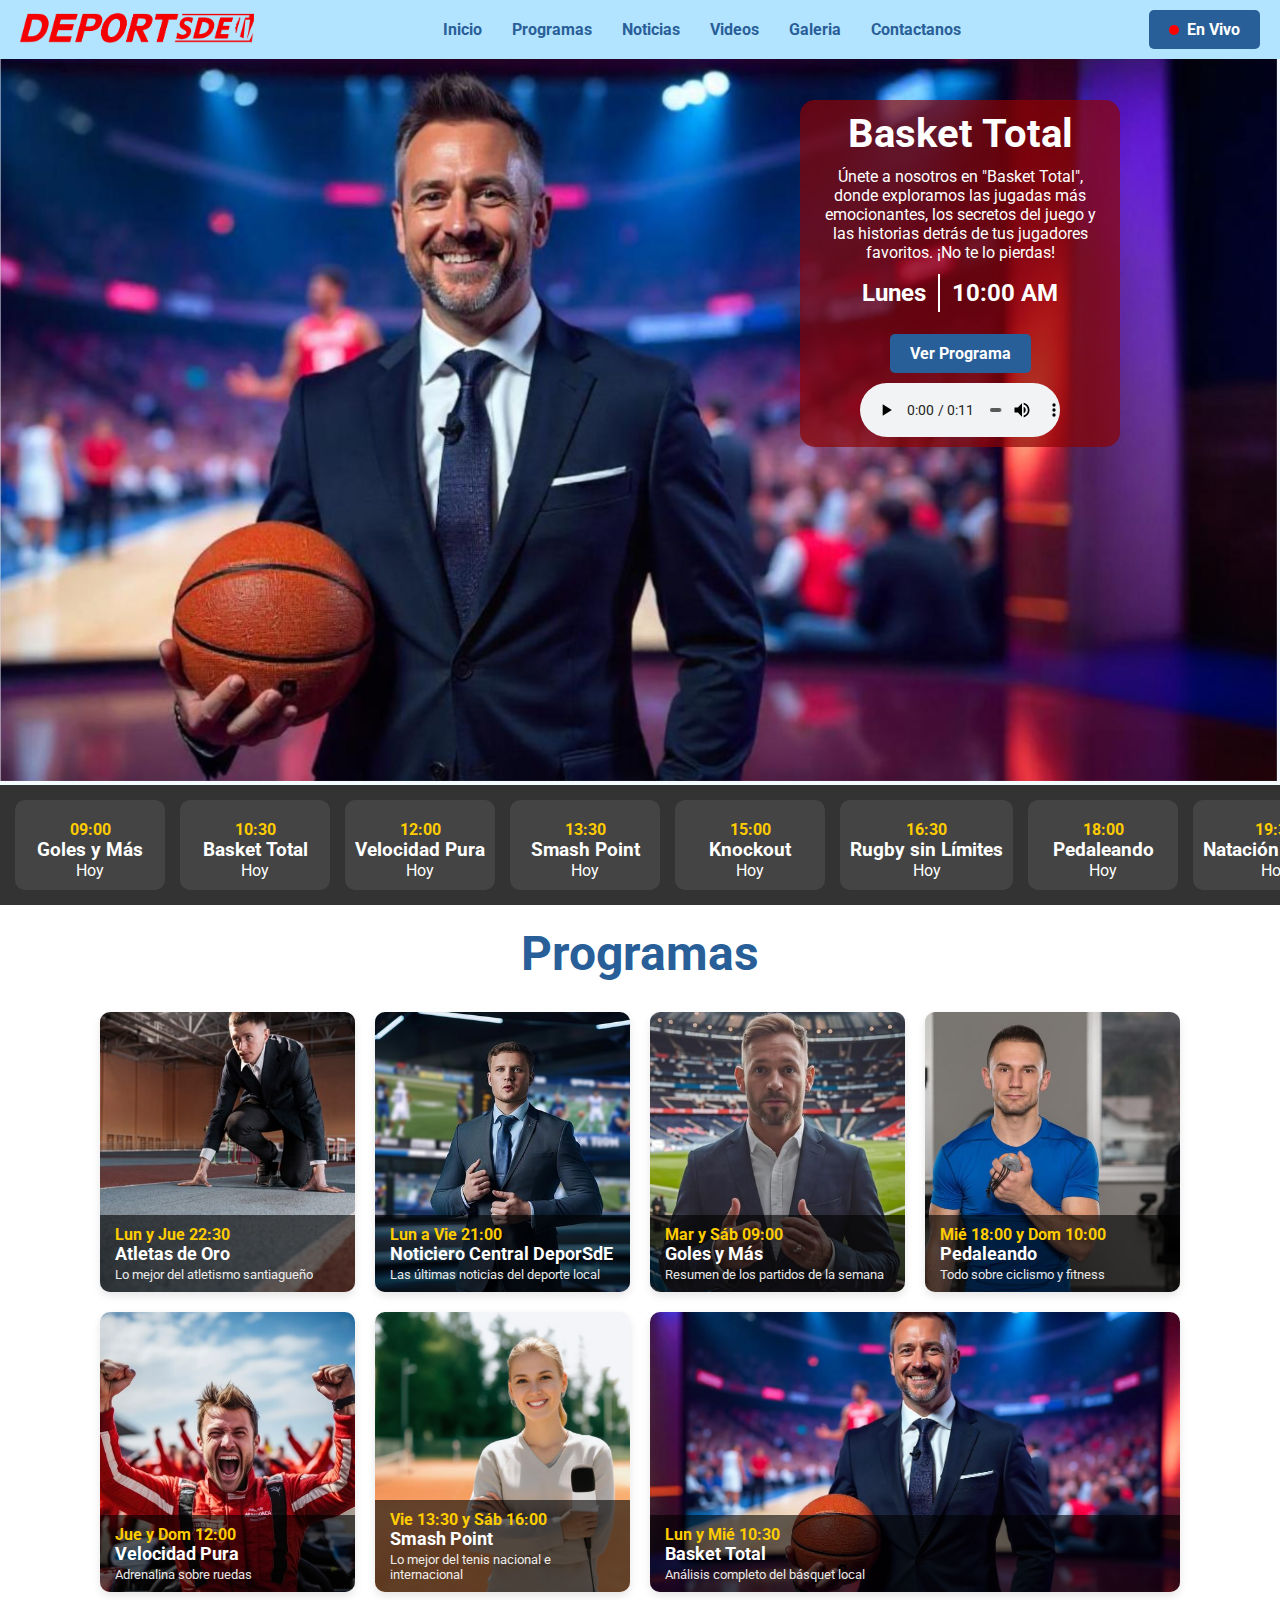
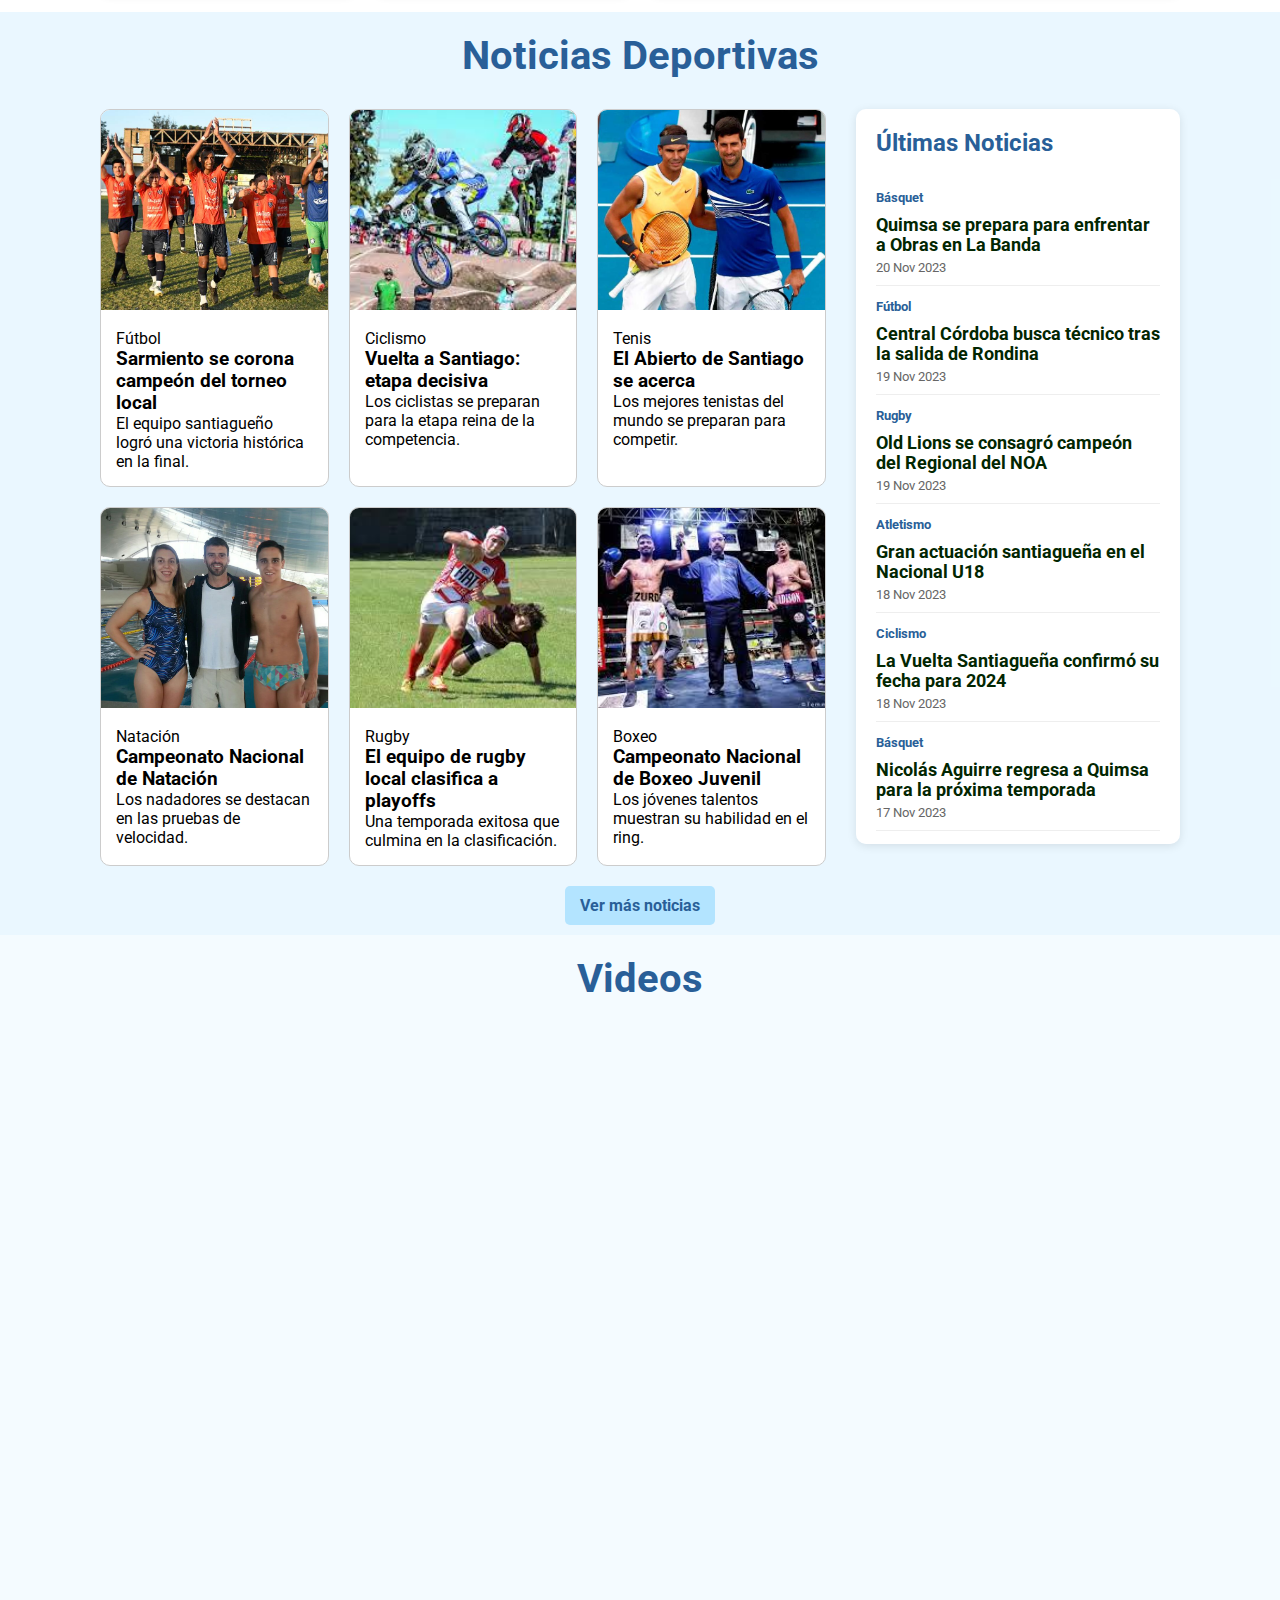
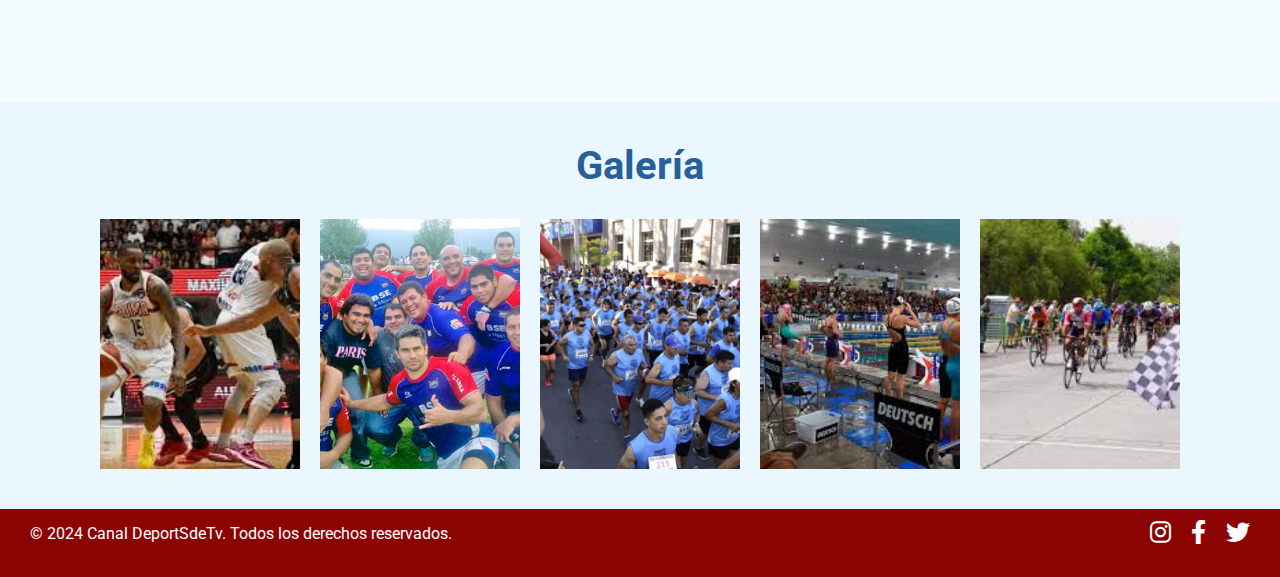
<file: index.html>
<!DOCTYPE html>
<html lang="es">

<head>
    <meta charset="UTF-8">
    <meta name="viewport" content="width=device-width, initial-scale=1.0">
    <title>DeporSdE - Canal de Deporte en Santiago del Estero</title>
    <link rel="stylesheet" href="styles.css">
    <link rel="icon" href="img\sdetv.png" type="image/x-icon">
    <link rel="stylesheet" href="https://cdnjs.cloudflare.com/ajax/libs/animate.css/4.1.1/animate.min.css" />
    <link rel="stylesheet" href="https://cdnjs.cloudflare.com/ajax/libs/font-awesome/6.0.0-beta3/css/all.min.css">
</head>

<body>

    <!-- Encabezado -->
    <header>
        <div class="logo animate__animated animate__lightSpeedInLeft">
            <img src="img\logo_rojo.png" alt="Logo DeporSdE">
        </div>
        <nav>
            <ul>
                <li><a href="#inicio">Inicio</a></li>
                <li><a href="#programas">Programas</a></li>
                <li><a href="#noticias">Noticias</a></li>
                <li><a href="#videos">Videos</a></li>
                <li><a href="#galeria">Galeria</a></li>
                <li><a href="contacto.html">Contactanos</a></li>
            </ul>
        </nav>
        <div class="live-broadcast">
            <a href="#live" class="live-btn">En Vivo</a>
        </div>
    </header>

    <main>
        <!-- Sección Destacada -->
        <section id="inicio" class="featured">
            <img src="img\presentador2.png" alt="Presentador" class="presenter">
            <div class="featured-info">
                <h1>Basket Total</h1>
                <p>Únete a nosotros en "Basket Total", donde exploramos las jugadas más emocionantes, los secretos del
                    juego y las historias detrás de tus jugadores favoritos. ¡No te lo pierdas!</p>
                <table class="program-time">
                    <tr>
                        <td class="day">Lunes</td>
                        <td class="divider"></td>
                        <td class="time">10:00 AM</td>
                    </tr>
                </table>
                <a href="#about" class="btn">Ver Programa</a>
                <audio controls class="audio-player">
                    <source src="p_29735253_667.mp3" type="audio/mpeg">
                    Tu navegador no soporta el elemento de audio.
                </audio>
            </div>
        </section>

        <!-- Sección de Carrusel -->
        <section id="carrusel" class="program-schedule">
            <ol class="program-schedule-inner">
                <li class="program">
                    <span class="program-time">09:00</span>
                    <h3>Goles y Más</h3>
                    <span class="program-day">Hoy</span>
                </li>
                <li class="program">
                    <span class="program-time">10:30</span>
                    <h3>Basket Total</h3>
                    <span class="program-day">Hoy</span>
                </li>
                <li class="program">
                    <span class="program-time">12:00</span>
                    <h3>Velocidad Pura</h3>
                    <span class="program-day">Hoy</span>
                </li>
                <li class="program">
                    <span class="program-time">13:30</span>
                    <h3>Smash Point</h3>
                    <span class="program-day">Hoy</span>
                </li>
                <li class="program">
                    <span class="program-time">15:00</span>
                    <h3>Knockout</h3>
                    <span class="program-day">Hoy</span>
                </li>
                <li class="program">
                    <span class="program-time">16:30</span>
                    <h3>Rugby sin Límites</h3>
                    <span class="program-day">Hoy</span>
                </li>
                <li class="program">
                    <span class="program-time">18:00</span>
                    <h3>Pedaleando</h3>
                    <span class="program-day">Hoy</span>
                </li>
                <li class="program">
                    <span class="program-time">19:30</span>
                    <h3>Natación de Elite</h3>
                    <span class="program-day">Hoy</span>
                </li>
                <li class="program">
                    <span class="program-time">21:00</span>
                    <h3>Noticiero Central DeporSdE</h3>
                    <span class="program-day">Hoy</span>
                </li>
                <li class="program">
                    <span class="program-time">22:30</span>
                    <h3>Atletas de Oro</h3>
                    <span class="program-day">Hoy</span>
                </li>

                <li class="program">
                    <span class="program-time">09:00</span>
                    <h3>Goles y Más</h3>
                    <span class="program-day">Hoy</span>
                </li>
                <li class="program">
                    <span class="program-time">10:30</span>
                    <h3>Basket Total</h3>
                    <span class="program-day">Hoy</span>
                </li>
                <li class="program">
                    <span class="program-time">12:00</span>
                    <h3>Velocidad Pura</h3>
                    <span class="program-day">Hoy</span>
                </li>
                <li class="program">
                    <span class="program-time">13:30</span>
                    <h3>Smash Point</h3>
                    <span class="program-day">Hoy</span>
                </li>
                <li class="program">
                    <span class="program-time">15:00</span>
                    <h3>Knockout</h3>
                    <span class="program-day">Hoy</span>
                </li>
                <li class="program">
                    <span class="program-time">16:30</span>
                    <h3>Rugby sin Límites</h3>
                    <span class="program-day">Hoy</span>
                </li>
                <li class="program">
                    <span class="program-time">18:00</span>
                    <h3>Pedaleando</h3>
                    <span class="program-day">Hoy</span>
                </li>
                <li class="program">
                    <span class="program-time">19:30</span>
                    <h3>Natación de Elite</h3>
                    <span class="program-day">Hoy</span>
                </li>
                <li class="program">
                    <span class="program-time">21:00</span>
                    <h3>Noticiero Central DeporSdE</h3>
                    <span class="program-day">Hoy</span>
                </li>
                <li class="program">
                    <span class="program-time">22:30</span>
                    <h3>Atletas de Oro</h3>
                    <span class="program-day">Hoy</span>
                </li>
            </ol>
        </section>

        <!-- Sección de Programas -->
        <section id="programas" class="tv-programs">
            <h2>Programas</h2>
            <div class="program-cards">
                <div class="program-card">
                    <img src="img/atletismo.jpg" alt="Atletas de Oro">
                    <div class="program-info">
                        <div class="program-details">
                            <span class="program-time">Lun y Jue 22:30</span>
                            <h3>Atletas de Oro</h3>
                            <p>Lo mejor del atletismo santiagueño</p>
                        </div>
                    </div>
                </div>
                <div class="program-card">
                    <img src="img\noticiero.jpg" alt="Noticiero Central DeporSdE">
                    <div class="program-info">
                        <div class="program-details">
                            <span class="program-time">Lun a Vie 21:00</span>
                            <h3>Noticiero Central DeporSdE</h3>
                            <p>Las últimas noticias del deporte local</p>
                        </div>
                    </div>
                </div>
                <div class="program-card">
                    <img src="img/futbol.jpg" alt="Goles y Más">
                    <div class="program-info">
                        <div class="program-details">
                            <span class="program-time">Mar y Sáb 09:00</span>
                            <h3>Goles y Más</h3>
                            <p>Resumen de los partidos de la semana</p>
                        </div>
                    </div>
                </div>
                <div class="program-card">
                    <img src="img/fitness.jpg" alt="Pedaleando">
                    <div class="program-info">
                        <div class="program-details">
                            <span class="program-time">Mié 18:00 y Dom 10:00</span>
                            <h3>Pedaleando</h3>
                            <p>Todo sobre ciclismo y fitness</p>
                        </div>
                    </div>
                </div>
                <div class="program-card">
                    <img src="img/autos.jpg" alt="Velocidad Pura">
                    <div class="program-info">
                        <div class="program-details">
                            <span class="program-time">Jue y Dom 12:00</span>
                            <h3>Velocidad Pura</h3>
                            <p>Adrenalina sobre ruedas</p>
                        </div>
                    </div>
                </div>
                <div class="program-card">
                    <img src="img/tenis.jpg" alt="Smash Point">
                    <div class="program-info">
                        <div class="program-details">
                            <span class="program-time">Vie 13:30 y Sáb 16:00</span>
                            <h3>Smash Point</h3>
                            <p>Lo mejor del tenis nacional e internacional</p>
                        </div>
                    </div>
                </div>
                <div class="program-card">
                    <img src="img\presentador21.jpeg" alt="Basket Total">
                    <div class="program-info">
                        <div class="program-details">
                            <span class="program-time">Lun y Mié 10:30</span>
                            <h3>Basket Total</h3>
                            <p>Análisis completo del básquet local</p>
                        </div>
                    </div>
                </div>
            </div>
        </section>

        <!-- Sección de Noticias -->
        <section id="noticias" class="noticias">
            <h2>Noticias Deportivas</h2>
            <div class="news-container">
                <!-- Columna izquierda con noticias con imágenes -->
                <div class="news-main">
                    <div class="news-grid">
                        <article class="news-item">
                            <img src="img/Noticias/futbol.jpg" alt="Fútbol Local">
                            <div class="news-info">
                                <span class="news-category">Fútbol</span>
                                <h3>Sarmiento se corona campeón del torneo local</h3>
                                <p>El equipo santiagueño logró una victoria histórica en la final.</p>
                            </div>
                        </article>
                        <article class="news-item">
                            <img src="img\Noticias\bmx.jpg" alt="Ciclismo de Ruta">
                            <div class="news-info">
                                <span class="news-category">Ciclismo</span>
                                <h3>Vuelta a Santiago: etapa decisiva</h3>
                                <p>Los ciclistas se preparan para la etapa reina de la competencia.</p>
                            </div>
                        </article>
                        <article class="news-item">
                            <img src="img\Noticias\tenis.jpg" alt="Tenis Internacional">
                            <div class="news-info">
                                <span class="news-category">Tenis</span>
                                <h3>El Abierto de Santiago se acerca</h3>
                                <p>Los mejores tenistas del mundo se preparan para competir.</p>
                            </div>
                        </article>
                        <article class="news-item">
                            <img src="img\Noticias\natacion.jpg" alt="Natación Competitiva">
                            <div class="news-info">
                                <span class="news-category">Natación</span>
                                <h3>Campeonato Nacional de Natación</h3>
                                <p>Los nadadores se destacan en las pruebas de velocidad.</p>
                            </div>
                        </article>
                        <article class="news-item">
                            <img src="img\Noticias\rugby.jpg" alt="Rugby Local">
                            <div class="news-info">
                                <span class="news-category">Rugby</span>
                                <h3>El equipo de rugby local clasifica a playoffs</h3>
                                <p>Una temporada exitosa que culmina en la clasificación.</p>
                            </div>
                        </article>
                        <article class="news-item">
                            <img src="img\Noticias\boxeo.jpg" alt="Boxeo Juvenil">
                            <div class="news-info">
                                <span class="news-category">Boxeo</span>
                                <h3>Campeonato Nacional de Boxeo Juvenil</h3>
                                <p>Los jóvenes talentos muestran su habilidad en el ring.</p>
                            </div>
                        </article>
                    </div>
                </div>

                <!-- Columna derecha con titulares -->
                <div class="news-sidebar">
                    <h3>Últimas Noticias</h3>
                    <ul class="news-headlines">
                        <li>
                            <span class="news-category">Básquet</span>
                            <h4>Quimsa se prepara para enfrentar a Obras en La Banda</h4>
                            <span class="news-date">20 Nov 2023</span>
                        </li>
                        <li>
                            <span class="news-category">Fútbol</span>
                            <h4>Central Córdoba busca técnico tras la salida de Rondina</h4>
                            <span class="news-date">19 Nov 2023</span>
                        </li>
                        <li>
                            <span class="news-category">Rugby</span>
                            <h4>Old Lions se consagró campeón del Regional del NOA</h4>
                            <span class="news-date">19 Nov 2023</span>
                        </li>
                        <li>
                            <span class="news-category">Atletismo</span>
                            <h4>Gran actuación santiagueña en el Nacional U18</h4>
                            <span class="news-date">18 Nov 2023</span>
                        </li>
                        <li>
                            <span class="news-category">Ciclismo</span>
                            <h4>La Vuelta Santiagueña confirmó su fecha para 2024</h4>
                            <span class="news-date">18 Nov 2023</span>
                        </li>
                        <li>
                            <span class="news-category">Básquet</span>
                            <h4>Nicolás Aguirre regresa a Quimsa para la próxima temporada</h4>
                            <span class="news-date">17 Nov 2023</span>
                        </li>
                        <li>
                            <span class="news-category">Fútbol</span>
                            <h4>Güemes suma refuerzos para el Federal A</h4>
                            <span class="news-date">17 Nov 2023</span>
                        </li>
                        <li>
                            <span class="news-category">Hockey</span>
                            <h4>Santiago Lawn Tennis dominó el torneo Anual Femenino</h4>
                            <span class="news-date">16 Nov 2023</span>
                        </li>
                        <li>
                            <span class="news-category">Boxeo</span>
                            <h4>Exitosa velada boxística en el Club Juventud</h4>
                            <span class="news-date">16 Nov 2023</span>
                        </li>
                        <li>
                            <span class="news-category">Natación</span>
                            <h4>El natatorio del Polideportivo Provincial será sede del Regional</h4>
                            <span class="news-date">15 Nov 2023</span>
                        </li>
                        <li>
                            <span class="news-category">Voley</span>
                            <h4>Olímpico de La Banda se prepara para la Liga Argentina</h4>
                            <span class="news-date">15 Nov 2023</span>
                        </li>
                        <li>
                            <span class="news-category">Motociclismo</span>
                            <h4>El Termas de Río Hondo confirma fecha del MotoGP 2024</h4>
                            <span class="news-date">14 Nov 2023</span>
                        </li>
                        <!-- ... más titulares ... -->
                    </ul>
                </div>
            </div>
            <a href="#more-news" class="btn">Ver más noticias</a>
        </section>

        <!-- Sección de Videos -->
        <section id="videos" class="videos">
            <h2>Videos</h2>
            <div class="video-container">
                <div class="video-row">
                    <iframe width="695" height="391" src="https://www.youtube.com/embed/KDwHfeRmw7Q"
                        title="Leandro Ramella, DT de Quimsa, habló tras la derrota ante Peñarol" frameborder="0"
                        allow="accelerometer; autoplay; clipboard-write; encrypted-media; gyroscope; picture-in-picture; web-share"
                        referrerpolicy="strict-origin-when-cross-origin" allowfullscreen></iframe>
                    <iframe width="521" height="391" src="https://www.youtube.com/embed/kocR7rKe7Z8"
                        title="Más de diez mil competidores participaron de la maratón Diario El Liberal"
                        frameborder="0"
                        allow="accelerometer; autoplay; clipboard-write; encrypted-media; gyroscope; picture-in-picture; web-share"
                        referrerpolicy="strict-origin-when-cross-origin" allowfullscreen></iframe>
                </div>
                <div class="video-row">
                    <iframe width="695" height="391" src="https://www.youtube.com/embed/fZMDBouDv84"
                        title="Old Lions, campeón del Súper 10 de rugby del NOA" frameborder="0"
                        allow="accelerometer; autoplay; clipboard-write; encrypted-media; gyroscope; picture-in-picture; web-share"
                        referrerpolicy="strict-origin-when-cross-origin" allowfullscreen></iframe>
                    <iframe width="695" height="391" src="https://www.youtube.com/embed/Gcw1WJn9AOs"
                        title="Sarmiento 1-1 Olimpo de Bahía Blanca /vuelta cuartos de final Reválida del Federal A"
                        frameborder="0"
                        allow="accelerometer; autoplay; clipboard-write; encrypted-media; gyroscope; picture-in-picture; web-share"
                        referrerpolicy="strict-origin-when-cross-origin" allowfullscreen></iframe>
                </div>
            </div>
        </section>

        <!-- Sección de Galería -->
        <section id="galeria" class="galeria">
            <h2>Galería</h2>
            <div class="galeria-grid">

                <div class="galeria-item">
                    <img src="img\Galerias\quimsa.jpg" alt="Partido de básquet">
                    <div class="galeria-info">
                        <h3>Quimsa en acción</h3>
                        <p>Liga Nacional de Básquet</p>
                    </div>
                </div>
                <div class="galeria-item">
                    <img src="img\Galerias\oldlions.jpg" alt="Partido de rugby">
                    <div class="galeria-info">
                        <h3>Old Lions Rugby</h3>
                        <p>Campeón del Regional NOA</p>
                    </div>
                </div>
                <div class="galeria-item">
                    <img src="img\Galerias\maraton.jpg" alt="Competencia de atletismo">
                    <div class="galeria-info">
                        <h3>Maratón El Liberal</h3>
                        <p>Edición anual 2023</p>
                    </div>
                </div>
                <div class="galeria-item">
                    <img src="img\Galerias\natacion.jpg" alt="Competencia de natación">
                    <div class="galeria-info">
                        <h3>Torneo Provincial de Natación</h3>
                        <p>Polideportivo Provincial</p>
                    </div>
                </div>
                <div class="galeria-item">
                    <img src="img\Galerias\iclismo.jpg" alt="Carrera de ciclismo">
                    <div class="galeria-info">
                        <h3>Vuelta a Santiago</h3>
                        <p>Etapa final en la capital</p>
                    </div>
                </div>
            </div>
        </section>

    </main>

    <footer>
        <div class="footer-top">
            <div class="footer-info">
                <p>&copy; 2024 Canal DeportSdeTv. Todos los derechos reservados.</p>
            </div>

            <div class="footer-social">
                <a href="https://www.instagram.com/tucanal" target="_blank" aria-label="Síguenos en Instagram">
                    <i class="fab fa-instagram"></i>
                </a>
                <a href="https://www.facebook.com/tucanal" target="_blank" aria-label="Síguenos en Facebook">
                    <i class="fab fa-facebook-f"></i>
                </a>
                <a href="https://www.twitter.com/tucanal" target="_blank" aria-label="Síguenos en Twitter">
                    <i class="fab fa-twitter"></i>
                </a>
            </div>
        </div>
    </footer>

</body>

</html>
</file>
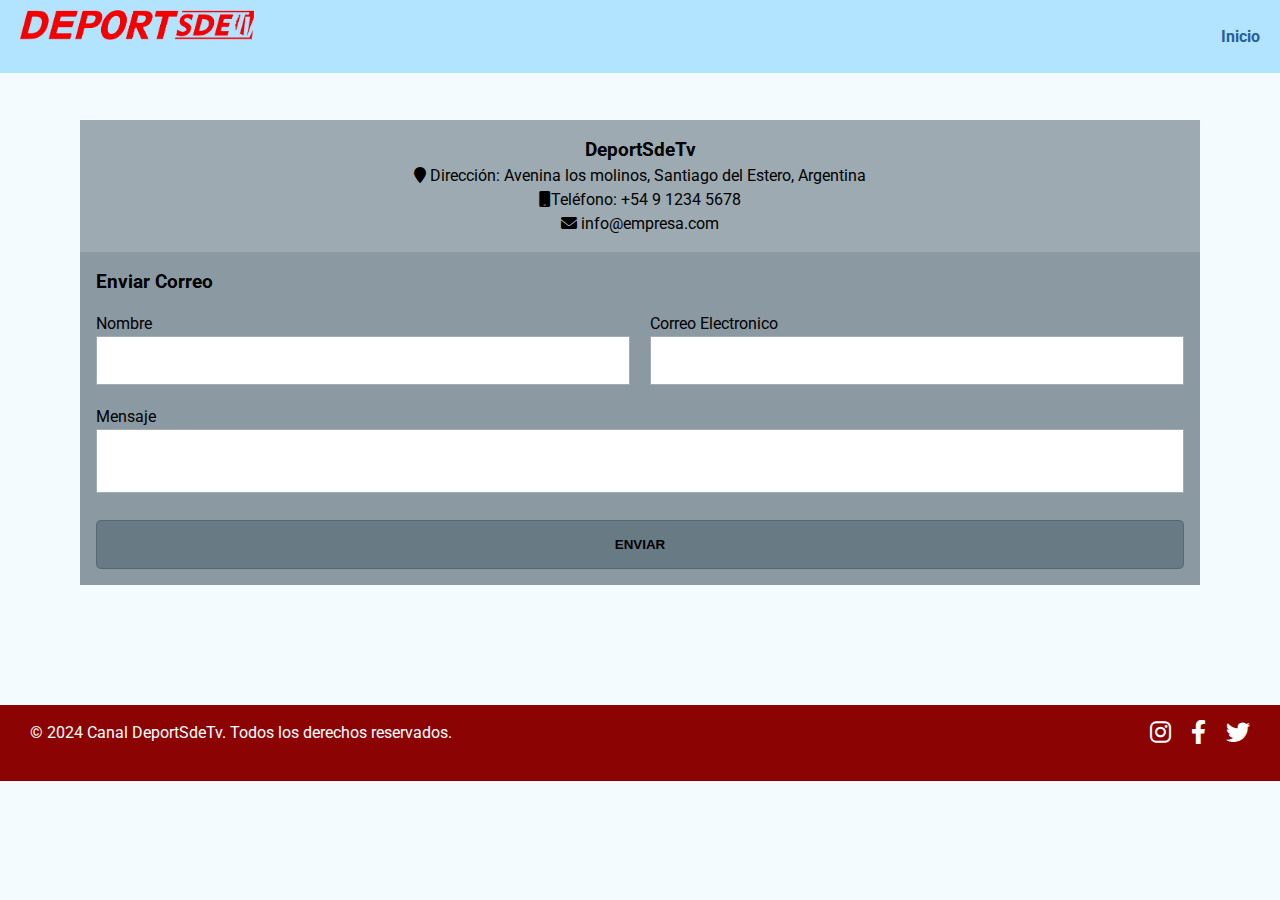
<file: contacto.html>
<!DOCTYPE html>
<html lang="es">

<head>
    <meta charset="UTF-8">
    <meta name="viewport" content="width=device-width, initial-scale=1.0">
    <title>DeporSdE - Canal de Deporte en Santiago del Estero</title>
    <link rel="stylesheet" href="contacto.css">
    <link rel="icon" href="img\sdetv.png" type="image/x-icon">
    <link rel="stylesheet" href="https://cdnjs.cloudflare.com/ajax/libs/animate.css/4.1.1/animate.min.css" />
    <link rel="stylesheet" href="https://cdnjs.cloudflare.com/ajax/libs/font-awesome/6.0.0-beta3/css/all.min.css">
</head>
<body>
    <!-- Encabezado -->
    <header>
        <div class="logo animate__animated animate__lightSpeedInLeft">
            <img src="img\logo_rojo.png" alt="Logo DeporSdE">
        </div>
        <nav>
            <ul>
                <li><a href="index.html">Inicio</a></li>
                
            </ul>
        </nav>
        
    </header>

    <main>
        <div class="contenedor">
              <div class="info-empresa">
                <h3>DeportSdeTv</h3>
                <ul class="servicios">
                  <li><i class="fa fa-map-marker"></i> Dirección: Avenina los molinos, Santiago del Estero, Argentina</li>
                  <li><i class="fa fa-mobile"></i>Teléfono: +54 9 1234 5678</li>
                  <li><i class="fa fa-envelope"></i> info@empresa.com</li>
                </ul>
              </div>
              <div class="contacto">
                <h3>Enviar Correo</h3>
                <form class="formulario">
                  <p>
                    <label>Nombre</label>
                    <input type="text" name="nombre" required>
                  </p>
                                 
                  <p>
                    <label>Correo Electronico</label>
                    <input type="text" name="e-mail" required>
                  </p>
                  <p class="full">
                    <label>Mensaje</label>
                    <textarea name="mensaje" required></textarea>
                  </p>
                  <p class="full">
                    <button class="boton-enviar">Enviar</button>
                  </p>
                </form>
              </div>
            </div>
          </div>
    </main>

    <footer>
        <div class="footer-top">
            <div class="footer-info">
                <p>&copy; 2024 Canal DeportSdeTv. Todos los derechos reservados.</p>
            </div>

            <div class="footer-social">
                <a href="https://www.instagram.com/tucanal" target="_blank" aria-label="Síguenos en Instagram">
                    <i class="fab fa-instagram"></i>
                </a>
                <a href="https://www.facebook.com/tucanal" target="_blank" aria-label="Síguenos en Facebook">
                    <i class="fab fa-facebook-f"></i>
                </a>
                <a href="https://www.twitter.com/tucanal" target="_blank" aria-label="Síguenos en Twitter">
                    <i class="fab fa-twitter"></i>
                </a>
            </div>
        </div>
    </footer>
</body>
</html>
</file>
<file: contacto.css>
/* Importar Google Fonts */
@import url('https://fonts.googleapis.com/css?family=Roboto');

/* Variables */
:root {
    --fuente-principal: 'Roboto', sans-serif;
        /* Paleta de colores principal */
        --primary: #295F98;
        --secondary: #8c0303;
        --accent: #b3e4ff;
        --background: #b3e4ff26;
        --text: #022601;
        --light: #FFFFFF;
    --bk1: 700px;
}

/* Reset y estilos base */
*,
*::before,
*::after {
    box-sizing: border-box;
    margin: 0;
    padding: 0;
}

body {
    font-family: var(--fuente-principal);
    background-color: var(--background);
    line-height: 1.5;
}

/* Encabezado */
header {
  display: flex;
  justify-content: space-between;
  align-items: center;
  background-color: var(--accent);
  padding: 10px 20px;
  position: fixed; /* Hace que el header permanezca fijo */
  top: 0; /* Lo coloca en la parte superior */
  left: 0; /* Lo alinea desde el borde izquierdo */
  right: 0; /* Lo extiende hasta el borde derecho */
  z-index: 1000; /* Asegura que el header esté por encima de otros elementos */
}

header .logo img {
  height: 30px;
}

nav ul {
  display: flex;
  list-style: none;
  gap: 30px;
}

nav ul li a {
  text-decoration: none;
  color: var(--primary);
  font-weight: bold;
}

img {
  max-width: 100%;
  height: auto;
  /* Esto mantiene la proporción de la imagen */
}

.live-broadcast .live-btn {
  background-color: var(--primary);
  color: #fff;
  padding: 10px 20px;
  text-decoration: none;
  border-radius: 5px;
  display: inline-flex;
  align-items: center;
  gap: 8px;
  /* Espacio entre el punto y el texto */
  font-weight: bold;
}

/* Definición de la animación */
@keyframes titilar {

  0%,
  100% {
      opacity: 1;
      /* Totalmente visible al inicio y al final */
  }

  50% {
      opacity: 0;
      /* Invisible en el medio de la animación */
  }
}

.live-broadcast .live-btn::before {
  content: "";
  width: 10px;
  height: 10px;
  background-color: #ff0000;
  border-radius: 50%;
  display: inline-block;
  animation: titilar 1s infinite;
  /* Aplica la animación, dura 1 segundo y se repite infinitamente */
}


.btn {
  background-color: var(--accent);
  color: var(--primary);
  padding: 10px 15px;
  text-decoration: none;
  border-radius: 5px;
  font-weight: bold;
}

.btn:hover {
  background-color: var(--primary);
  /* Cambia el color de fondo al pasar el mouse */
  color: var(--light);
  /* Cambia el color del texto si lo deseas */
}

/* ---------- Inicio Formulario ---------- */
.contenedor {
  margin: 100px auto; /* Centra el contenedor y agrega un margen superior de 70px y un margen inferior de 20px */
  padding: 20px 80px; /* Espaciado interno del contenedor */
}

.wrapper {
    box-shadow: 0 0 20px 0 rgba(69, 90, 100, 0.7);
    border-radius: 5px;
}

@media screen and (min-width: var(--bk1)) {
    .wrapper {
        display: grid;
        grid-template-columns: 1fr 2fr;
    }
}

.servicios {
    list-style: none;
    text-align: center;
}

@media screen and (min-width: var(--bk1)) {
    .servicios {
        text-align: left;
    }
}

.logo {
    text-align: center;
    margin-bottom: 1rem;
}

.info-empresa {
    padding: 1rem;
    background-color: rgba(69, 90, 100, 0.5);

    h3 {
        @media screen and (min-width: var(--bk1)) {
            text-align: left;
            margin-bottom: 0.5rem;
        }
        text-align: center;
    }
}

.nombre-empresa {
    color: #37474f; /* Color oscuro */
}

.contacto {
    padding: 1rem;
    background-color: rgba(69, 90, 100, 0.6);
}

.contacto h3 {
    margin-bottom: 1rem;
}

.formulario {
    display: grid;
    grid-template-columns: 1fr 1fr;
    grid-gap: 1.25rem;
}

.formulario label {
    display: block;
}

.formulario button,
.formulario input,
.formulario textarea {
    width: 100%;
    padding: 1rem;
    border: 1px solid rgba(69, 90, 100, 0.5);
}

.formulario textarea {
    resize: none;
}

.full {
    grid-column: 1 / 3;
}

.boton-enviar {
    background-color: rgba(69, 90, 100, 0.5);
    border: none;
    border-radius: 5px;
    text-transform: uppercase;
    font-weight: bold;
    cursor: pointer;
}

.boton-enviar:focus,
.boton-enviar:hover {
    background-color: var(--color-principal);
    color: #fff;
    outline: 0;
    transition: background-color 0.2s ease-out;
}
/* ---------- Fin Formulario ---------- */

/* ---------- Inicio Footer ---------- */
footer {
  background-color: var(--secondary);
  color: white;
  padding: 10px 30px;    
}

footer .footer-top {
  display: flex;
  justify-content: space-between;
  align-items: center;
  margin-bottom: 20px;
  align-items: center;
}

footer .footer-info {
  flex: 1;
}

footer .footer-social {
  display: flex;
  gap: 20px;
}

footer .footer-social a {
  color: white;
  font-size: 24px;
  transition: color 0.3s ease;
}

footer .footer-social a:hover {
  color: var(--accent);
}

@media (max-width: 768px) {
  footer .footer-top {
      flex-direction: column;
      text-align: center;
  }

  footer .footer-social {
      margin-top: 20px;
  }
}
/* ---------- Fin Footer ---------- */
</file>
<file: styles.css>
/* Importar Google Fonts */
@import url('https://fonts.googleapis.com/css2?family=Roboto:wght@300;400;500;700&family=Playfair+Display:wght@400;700&display=swap');

/* Reset y estilos base */
:root {
    /* Paleta de colores principal */
    --primary: #295F98;
    --secondary: #8c0303;
    --accent: #b3e4ff;
    --background: #b3e4ff26;
    --text: #022601;
    --light: #FFFFFF;
}

* {
    margin: 0;
    padding: 0;
    box-sizing: border-box;
    /* Esto asegura que el padding y el borde se incluyan en el ancho y alto total */
}

/* Estilos generales */
body {
    font-family: Roboto, sans-serif;
    margin: 0;
    padding: 0;
    background-color: var(--background);
    overflow-x: hidden;    /* Esto ocultará cualquier desbordamiento horizontal */
}
main {
    padding-top: 50px; /* Ajusta este valor según la altura de tu header */
}

/* Encabezado */
header {
    display: flex;
    justify-content: space-between;
    align-items: center;
    background-color: var(--accent);
    padding: 10px 20px;
    position: fixed; /* Hace que el header permanezca fijo */
    top: 0; /* Lo coloca en la parte superior */
    left: 0; /* Lo alinea desde el borde izquierdo */
    right: 0; /* Lo extiende hasta el borde derecho */
    z-index: 1000; /* Asegura que el header esté por encima de otros elementos */
}

header .logo img {
    height: 30px;
}

nav ul {
    display: flex;
    list-style: none;
    gap: 30px;
}

nav ul li a {
    text-decoration: none;
    color: var(--primary);
    font-weight: bold;
}

img {
    max-width: 100%;
    height: auto;
    /* Esto mantiene la proporción de la imagen */
}

.live-broadcast .live-btn {
    background-color: var(--primary);
    color: #fff;
    padding: 10px 20px;
    text-decoration: none;
    border-radius: 5px;
    display: inline-flex;
    align-items: center;
    gap: 8px;
    /* Espacio entre el punto y el texto */
    font-weight: bold;
}

/* Definición de la animación */
@keyframes titilar {

    0%,
    100% {
        opacity: 1;
        /* Totalmente visible al inicio y al final */
    }

    50% {
        opacity: 0;
        /* Invisible en el medio de la animación */
    }
}

.live-broadcast .live-btn::before {
    content: "";
    width: 10px;
    height: 10px;
    background-color: #ff0000;
    border-radius: 50%;
    display: inline-block;
    animation: titilar 1s infinite;
    /* Aplica la animación, dura 1 segundo y se repite infinitamente */
}


.btn {
    background-color: var(--accent);
    color: var(--primary);
    padding: 10px 15px;
    text-decoration: none;
    border-radius: 5px;
    font-weight: bold;
}

.btn:hover {
    background-color: var(--primary);
    /* Cambia el color de fondo al pasar el mouse */
    color: var(--light);
    /* Cambia el color del texto si lo deseas */
}

/* ---------- Inicio Sección Destacada ---------- */
.featured {
    position: relative;
    /* Para posicionar el contenido relativo a esta sección */
}

.presenter {
    width: 100%;
    /* Hacer que la imagen ocupe todo el ancho */
    height: auto;
    /* Mantener la relación de aspecto */
}

.featured-info {
    display: flex;
    /* Usar flexbox para centrar el contenido */
    flex-direction: column;
    /* Alinear los elementos en una columna */
    align-items: center;
    /* Centrar horizontalmente */
    text-align: center;
    /* Centrar el texto */
    padding: 20px;
    /* Espaciado interno opcional */
    position: absolute;
    /* Posicionar el div de información de manera absoluta */
    left: 75%;
    /* Centrar horizontalmente */
    transform: translateX(-50%);
    /* Ajustar el centro */
    top: 50px;
    /* Ajustar según sea necesario */
    background-color: rgba(140, 3, 3, 0.7);
    /* Fondo rojo semitransparente */
    color: white;
    /* Color del texto */
    padding: 10px 20px;
    /* Espaciado interno */
    border-radius: 15px;
    /* Esquinas redondeadas */
}

.featured-info h1 {
    font-size: 2.5em;
    /* Ajusta este valor según el tamaño deseado */
    margin-bottom: 10px;
    /* Espacio debajo del título, opcional */
    font-weight: bold;
    /* Asegúrate de que el texto esté en negrita */
}

.program-time {
    background-color: transparent;
    border: 2px solid #ffffff;
    border-radius: 5px;
    margin-top: 10px;
    font-weight: bold;
    font-size: 1.2em;
}

.program-time td {
    padding: 5px 10px;
    color: #ffffff;
    font-size: x-large;
}

.program-time .divider {
    width: 2px;
    background-color: #ffffff;
    padding: 0;
    margin: 0 10px;
}

.featured-info .btn {
    margin-top: 20px;
    /* Espacio superior */
    padding: 10px 20px;
    /* Padding adecuado */
    background-color: var(--primary);
    /* Color de fondo */
    color: #fff;
    /* Color del texto */
    text-decoration: none;
    /* Sin subrayado */
    border-radius: 5px;
    /* Esquinas redondeadas */
    display: inline-block;
    /* Para que el margen funcione correctamente */
    font-weight: bold;
    /* Negrita para el texto */
    transition: background-color 0.3s ease;
    /* Efecto de transición suave */
}

.featured-info .btn:hover {
    background-color: var(--accent);
    /* Cambia el color de fondo al pasar el mouse */
    color: var(--secondary);
    /* Cambia el color del texto si lo deseas */
}

.audio-player {
    width: 200px; /* Ajusta el tamaño del reproductor de audio */
    margin-top: 10px; /* Espacio superior para separar del botón */
}
/* ---------- Inicio Sección Destacada ---------- */

/* ---------- Comienzo Sección Carrusel ---------- */
.program-schedule {
    overflow: hidden;
    background-color: #333;
    padding: 15px;
    position: relative;
    width: 100%;
}

.program-schedule-inner {
    display: flex;
    animation: slide 30s linear infinite;
    list-style-type: none;
    /* Elimina los números de la lista */
    padding: 0;
    margin: 0;
}

.program {
    background-color: #444;
    color: white;
    padding: 10px;
    border-radius: 10px;
    text-align: center;
    min-width: 150px;
    margin-right: 15px;
    flex: 0 0 auto;
}

@keyframes slide {
    0% {
        transform: translateX(0);
    }

    100% {
        transform: translateX(-50%);
    }
}

/* ---------- Fin Sección Carrusel ---------- */

/* ---------- Inicio Sección Programas ---------- */
.tv-programs {
    padding: 20px 100px;
    text-align: center;
    background-color: var(--light);
}

.tv-programs h2 {
    font-size: 3em;
    color: var(--primary);
    margin-bottom: 30px;
}

.program-cards {
    display: grid;
    grid-template-columns: repeat(auto-fit, minmax(280px, 1fr));
    gap: 20px;
    margin: 0 auto;
}

.program-card {
    position: relative;
    overflow: hidden;
    border-radius: 10px;
    box-shadow: 0 4px 8px rgba(0, 0, 0, 0.1);
    transition: transform 0.3s ease;
    aspect-ratio: 1;
    /* Esto mantiene la proporción cuadrada */
    width: 100%;
    /* Ocupa todo el ancho de su celda en el grid */
    height: 280px;
    /* Establece una altura fija para todas las tarjetas */
}

.program-card:last-child {
    grid-column: span 2;
    /* Hace que ocupe dos columnas */
    height: 280px;
    /* Asegúrate de que el último también tenga la misma altura */
}

.program-card:hover {
    transform: translateY(-5px);
}

.program-card img {
    width: 100%;
    height: 100%;
    object-fit: cover;
    display: block;
}

.program-info {
    position: absolute;
    bottom: 0;
    left: 0;
    right: 0;
    background: rgba(0, 0, 0, 0.6);
    /* Fondo negro semitransparente */
    padding: 0 15px 10px;
    color: white;
}

.program-details {
    text-align: left;
}

.program-card:hover .program-details {
    transform: translateY(0);
}

.program-time {
    font-size: 1em;
    color: #ffcc00;
    /* Color llamativo para el horario */
    display: block;
    border: none;
}

.program-details h3 {
    margin: 0 0 3px 0;
    font-size: 1.1em;
}

.program-details p {
    font-size: 0.8em;
    margin: 0;
    opacity: 0.9;
}

.tv-programs .btn {
    display: inline-block;
    margin-top: 30px;
    padding: 12px 25px;
    background-color: var(--primary);
    color: white;
    text-decoration: none;
    border-radius: 5px;
    transition: background-color 0.3s ease;
}

.tv-programs .btn:hover {
    background-color: var(--secondary);
}

@media (min-width: 1200px) {
    .program-cards {
        grid-template-columns: repeat(4, 1fr);
        /* 4 columnas en pantallas grandes */
    }

    .program-card:last-child:nth-child(4n - 1) {
        grid-column: span 2;
    }
}

@media (min-width: 768px) and (max-width: 1199px) {
    .program-cards {
        grid-template-columns: repeat(3, 1fr);
        /* 3 columnas en pantallas medianas */
    }

    .program-card:last-child:nth-child(3n - 1) {
        grid-column: span 2;
    }
}

/* ---------- Fin Sección Programas ---------- */

/* ---------- Inicio Sección Noticias ---------- */
/* ---------- Inicio Sección Noticias ---------- */
.noticias {
    padding: 20px 100px;
    background-color: var(--background);
    text-align: center;
}

.noticias h2 {
    font-size: 2.5em;
    color: var(--primary);
    margin-bottom: 30px;
}

/* Contenedor principal de noticias */
.news-container {
    display: flex;
    gap: 30px;
    margin-bottom: 30px;
}

/* Columna izquierda - Noticias con imágenes */
.news-main {
    flex: 2;
    /* Toma 2/3 del espacio disponible */
}

.news-grid {
    display: grid;
    grid-template-columns: repeat(3, 1fr);
    gap: 20px;
}

.news-item {
    border: 1px solid #ccc;
    border-radius: 10px;
    overflow: hidden;
    background-color: #fff;
    transition: transform 0.3s, box-shadow 0.3s;
}

.news-item:hover {
    transform: translateY(-5px);
    box-shadow: 0 4px 20px rgba(0, 0, 0, 0.2);
}

.news-item img {
    width: 100%;
    height: 200px;
    object-fit: cover;
}

.news-info {
    padding: 15px;
    text-align: left;
}

/* Columna derecha - Titulares */
.news-sidebar {
    flex: 0 0 30%;
    /* Ajusta el ancho a un 30% */
    background-color: #fff;
    border-radius: 10px;
    padding: 20px;
    box-shadow: 0 2px 10px rgba(0, 0, 0, 0.1);
    max-height: calc(6 * 122.5px);
    /* Establece la altura máxima basada en el alto de las noticias */
    overflow-y: auto;
    /* Permite el desplazamiento si hay más de 6 noticias */
}

.news-sidebar h3 {
    color: var(--primary);
    margin-bottom: 20px;
    text-align: left;
    font-size: 1.5em;
}

.news-headlines {
    list-style: none;
    padding: 0;
    margin: 0;
}

.news-headlines li {
    padding: 10px 0;
    /* Reduce el padding para que quepan más titulares */
    border-bottom: 1px solid #eee;
    text-align: left;
}

.news-headlines li:last-child {
    border-bottom: none;
}

.news-headlines .news-category {
    display: inline-block;
    font-size: 0.8em;
    font-weight: bold;
    color: var(--primary);
    margin-bottom: 5px;
}

.news-headlines h4 {
    margin: 5px 0;
    font-size: 1.1em;
    color: var(--text);
}

.news-headlines .news-date {
    display: block;
    font-size: 0.8em;
    color: #666;
}

/* Estilos responsive */
@media (max-width: 1024px) {
    .noticias {
        padding: 20px 50px;
    }

    .news-grid {
        grid-template-columns: repeat(2, 1fr);
    }
}

@media (max-width: 768px) {
    .news-container {
        flex-direction: column;
    }

    .news-grid {
        grid-template-columns: 1fr;
    }

    .noticias {
        padding: 20px;
    }
}

/* ---------- Fin Sección Noticias ---------- */

/* ---------- Inicio Sección Videos ---------- */
.videos {
    padding: 20px 100px;
    text-align: center;
}

.videos h2 {
    font-size: 2.5em;
    color: var(--primary);
    margin-bottom: 30px;
}

.video-container {
    display: flex;
    flex-direction: column;
    gap: 20px;
    /* Espacio entre filas de videos */
    align-items: center;
    /* Centra la sección de videos */
}

.video-row {
    display: flex;
    justify-content: center;
    /* Centra los videos en la fila */
    gap: 20px;
    /* Espacio entre videos */
    width: 100%;
    /* Asegura que la fila ocupe todo el ancho */
}

.video-row iframe {
    width: calc(50% - 10px);
    /* Dos videos por fila con espacio */
    height: 315px;
    /* Altura fija para los iframes */
    border-radius: 15px;
}

@media (max-width: 768px) {
    .video-row {
        flex-direction: column;
        /* Apila videos verticalmente en pantallas pequeñas */
        align-items: center;
        /* Centra los videos */
    }

    .video-row iframe {
        width: 100%;
        /* Videos ocupan todo el ancho en pantallas pequeñas */
    }
}
/* ---------- Fin Sección Videos ---------- */

/* ---------- Inicio Sección Galeria ---------- */
.galeria {
    padding: 40px 100px;
    background-color: var(--background);
}

.galeria h2 {
    text-align: center;
    font-size: 2.5em;
    color: var(--primary);
    margin-bottom: 30px;
}

.galeria-grid {
    display: flex;
    gap: 20px;
    flex-wrap: nowrap; /* Evita que los elementos se envuelvan */
}

.galeria-item {
    flex: 1; /* Permite que los elementos crezcan y se encojan */
    min-width: 200px; /* Establece un ancho mínimo */
    position: relative;
    overflow: hidden;
}

.galeria-item img {
    width: 100%;
    height: 250px;
    object-fit: cover;
    display: block;
    transition: transform 0.3s ease;
}

.galeria-info {
    position: absolute;
    bottom: 0;
    left: 0;
    right: 0;
    background: rgba(0,0,0,0.7);
    color: white;
    padding: 15px;
    transform: translateY(100%);
    transition: transform 0.3s ease;
}

.galeria-item:hover img {
    transform: scale(1.1);
}

.galeria-item:hover .galeria-info {
    transform: translateY(0);
}

.galeria-info h3 {
    margin: 0 0 5px 0;
    font-size: 1.2em;
}

.galeria-info p {
    margin: 0;
    font-size: 0.9em;
}

/* Para pantallas pequeñas y dispositivos táctiles */
@media (max-width: 1024px) {
    .galeria-grid {
        overflow-x: auto;
        -webkit-overflow-scrolling: touch;
        scrollbar-width: none; /* Firefox */
        -ms-overflow-style: none; /* IE and Edge */
    }

    .galeria-grid::-webkit-scrollbar {
        display: none; /* Chrome, Safari and Opera */
    }

    .galeria-item {
        flex: 0 0 250px; /* Ancho fijo para pantallas pequeñas */
    }
}

@media (max-width: 768px) {
    .galeria {
        padding: 20px;
    }
}
/* ---------- Fin Sección Galeria ---------- */

/* ---------- Inicio Footer ---------- */
footer {
    background-color: var(--secondary);
    color: white;
    padding: 10px 30px;    
}

footer .footer-top {
    display: flex;
    justify-content: space-between;
    align-items: center;
    margin-bottom: 20px;
    align-items: center;
}

footer .footer-info {
    flex: 1;
}

footer .footer-social {
    display: flex;
    gap: 20px;
}

footer .footer-social a {
    color: white;
    font-size: 24px;
    transition: color 0.3s ease;
}

footer .footer-social a:hover {
    color: var(--accent);
}

@media (max-width: 768px) {
    footer .footer-top {
        flex-direction: column;
        text-align: center;
    }

    footer .footer-social {
        margin-top: 20px;
    }
}
/* ---------- Fin Footer ---------- */
</file>
